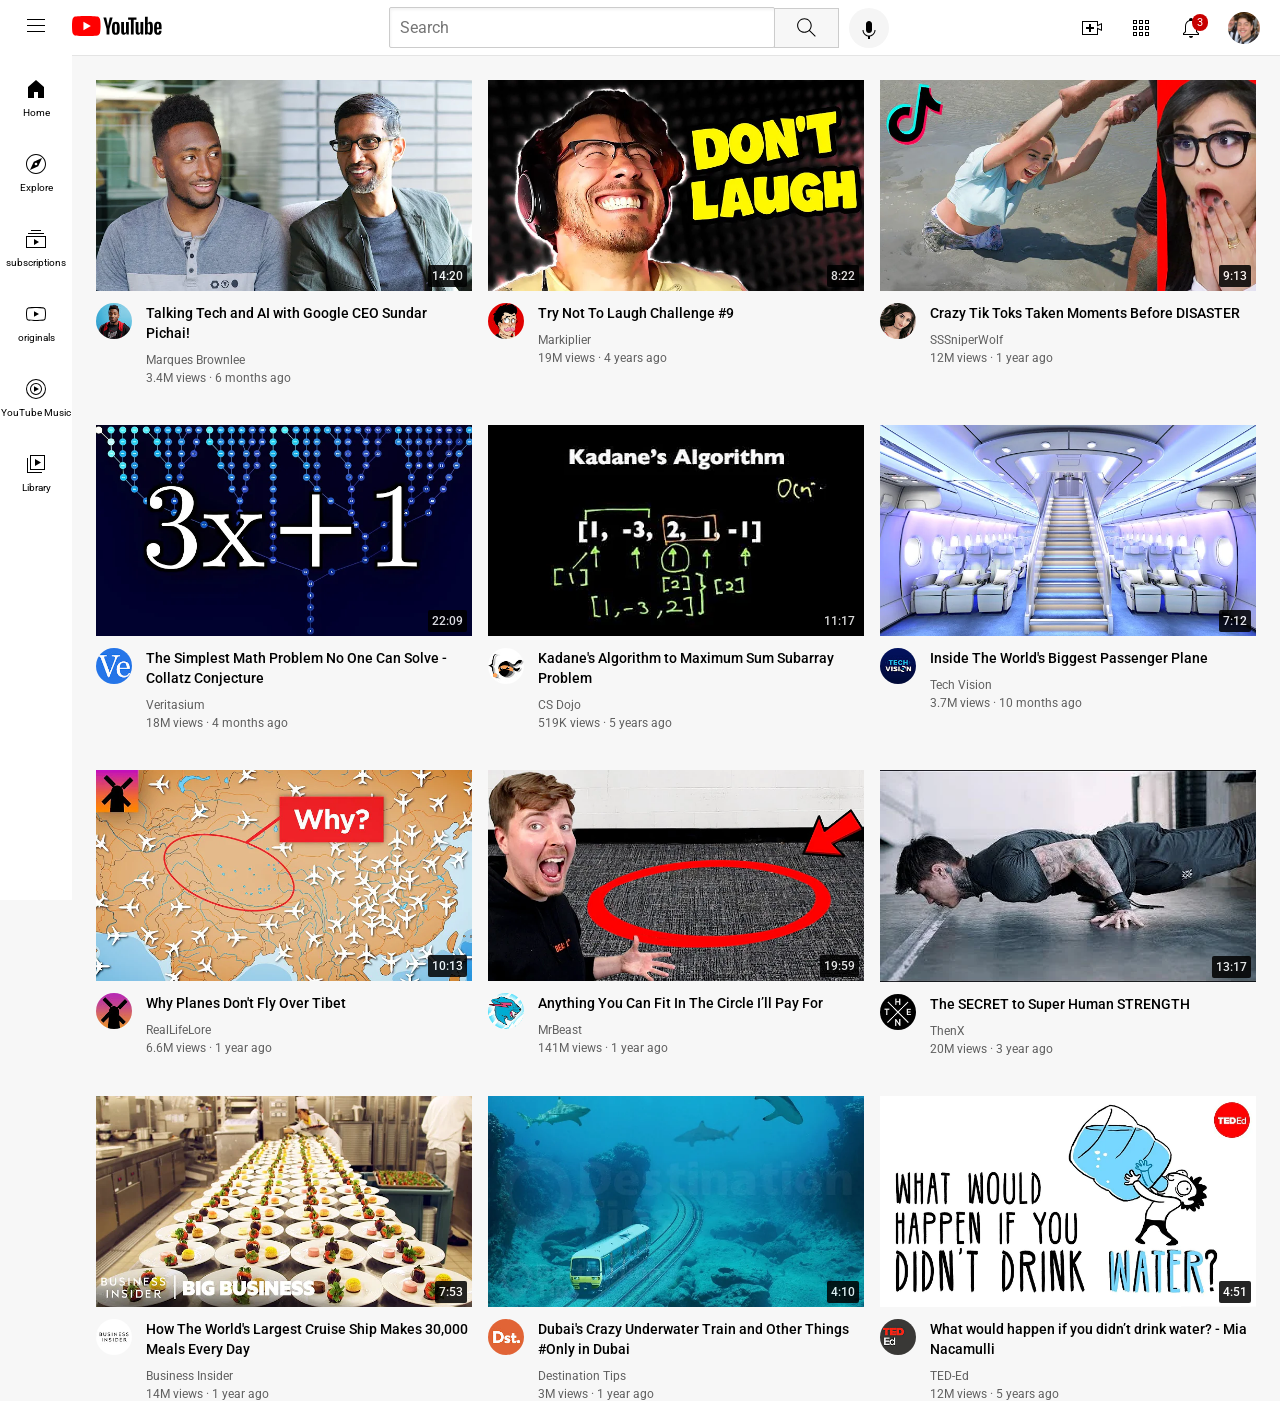
<file: index.html>
<!DOCTYPE html>

<html>

    <head>

        <title>Mateus's Youtube.com</title>

        <link rel="preconnect" href="https://fonts.googleapis.com">
        <link rel="preconnect" href="https://fonts.gstatic.com" crossorigin>
        <link href="https://fonts.googleapis.com/css2?family=Roboto:ital,wght@0,100..900;1,100..900&display=swap" rel="stylesheet">

        <link rel="stylesheet" href="styles/general.css">
        <link rel="stylesheet" href="styles/video.css">
        <link rel="stylesheet" href="styles/header.css">
        <link rel="stylesheet" href="styles/sidebar.css">

    </head>

    <body>


        <div class="header">
            <div class="left-section">
                <div class="hamburguer-menu-container">
                    <img class="hamburguer-menu" src="icons/hamburger-menu.svg">
                </div>

                <div class="youtube-logo-container">
                    <img class="youtube-logo" src="icons/youtube-logo.svg">
                </div>
                
            </div>

            <div class="middle-section">

                <input class="search-bar" type="text" placeholder="Search">

                <button class="search-button">
                    <img class="search-icon" src="icons/search.svg">
                    <div class="tooltip">Search</div>
                </button>

                <button class="voice-search-button">
                    <img class="voice-search-icon" src="icons/voice-search-icon.svg">
                    <div class="tooltip">Search with your voice</div>
                </button>

            </div>

            <div class="right-section">

                <div class="upload-icon-container">
                    <img class="upload-icon" src="icons/upload.svg">
                    <div class="tooltip">Create</div>
                </div>

                <div class="youtube-apps-container">
                    <img class="youtube-apps-icon" src="icons/youtube-apps.svg">
                    <div class="tooltip">YouTube apps</div>
                </div>

                <div class="notifications-icon-container">

                    <img class="notifications-icon" src="icons/notifications.svg">
                    <div class="notifications-count">3</div>
                    <div class="tooltip">Notifications</div>

                </div>
                <img class="current-user-picture" src="channel-pictures/channel-me.jpeg">

            </div>
            

        </div>


        <div class="sidebar">
            <div class="sidebar-link">
                <img src="icons/home.svg">
                <div>Home</div>
            </div>
            <div class="sidebar-link">
                <img src="icons/explore.svg">
                <div>Explore</div>
            </div>
            <div class="sidebar-link">
                <img src="icons/subscriptions.svg">
                <div>subscriptions</div>
            </div>
            <div class="sidebar-link">
                <img src="icons/originals.svg">
                <div>originals</div>
            </div>
            <div class="sidebar-link">
                <img src="icons/youtube-music.svg">
                <div>YouTube Music</div>
            </div>
            <div class="sidebar-link">
                <img src="icons/library.svg">
                <div>Library</div>
            </div>
        </div>


        <div class="video-grid">

            <div class="video-preview">

                <div class="thumbnail-row">

                    <img class="thumbnail" src="Thumbnails/thumbnail-1.webp">
                    <div class="video-time">14:20</div>

                </div>

                <div class="video-info-grid">

                    <div class="channel-picture">

                        <img class="profile-picture" src="channel-pictures/channel-1.jpeg">

                    </div>

                    <div class="video-info">

                        <p class="video-title">
                            Talking Tech and AI with Google CEO Sundar Pichai!
                        </p>

                        <p class="video-author">
                            Marques Brownlee
                        </p>
                
                        <p class="video-stats">
                            3.4M views &middot; 6 months ago
                        </p>

                    </div>
        
                </div>

            </div>

            <div class="video-preview">

                <div class="thumbnail-row">

                    <img class="thumbnail" src="Thumbnails/thumbnail-2.webp">
                    <div class="video-time">8:22</div>

                </div>

                <div class="video-info-grid">

                    <div class="channel-picture">

                        <img class="profile-picture" src="channel-pictures/channel-2.jpeg">

                    </div>

                    <div class="video-info">

                        <p class="video-title">
                            Try Not To Laugh Challenge #9
                        </p>

                        <p class="video-author">
                            Markiplier
                        </p>
                
                
                        <p class="video-stats">
                            19M views &middot; 4 years ago
                        </p>

                    </div>
        
                </div>

            </div>

            <div class="video-preview">

                <div class="thumbnail-row">

                    <img class="thumbnail" src="Thumbnails/thumbnail-3.webp">
                    <div class="video-time">9:13</div>

                </div>

                <div class="video-info-grid">

                    <div class="channel-picture">

                        <img class="profile-picture" src="channel-pictures/channel-3.jpeg">

                    </div>

                    <div class="video-info">

                        <p class="video-title">
                            Crazy Tik Toks Taken Moments Before DISASTER
                        </p>

                        <p class="video-author">
                            SSSniperWolf
                        </p>
                
                        <p class="video-stats">
                            12M views &middot; 1 year ago
                        </p>

                    </div>
        
                </div>

            </div>

            <div class="video-preview">

                <div class="thumbnail-row">

                    <img class="thumbnail" src="Thumbnails/thumbnail-4.webp">
                    <div class="video-time">22:09</div>

                </div>

                <div class="video-info-grid">

                    <div class="channel-picture">

                        <img class="profile-picture" src="channel-pictures/channel-4.jpeg">

                    </div>

                    <div class="video-info">

                        <p class="video-title">
                            The Simplest Math Problem No One Can Solve - Collatz Conjecture
                        </p>

                        <p class="video-author">
                            Veritasium
                        </p>
                
                        <p class="video-stats">
                            18M views &middot; 4 months ago
                        </p>

                    </div>
        
                </div>
                
            </div>

            <div class="video-preview">

                <div class="thumbnail-row">

                    <img class="thumbnail" src="Thumbnails/thumbnail-5.webp">
                    <div class="video-time">11:17</div>

                </div>

                <div class="video-info-grid">

                    <div class="channel-picture">

                        <img class="profile-picture" src="channel-pictures/channel-5.jpeg">

                    </div>

                    <div class="video-info">

                        <p class="video-title">
                            Kadane's Algorithm to Maximum Sum Subarray Problem
                        </p>

                        <p class="video-author">
                            CS Dojo
                        </p>
                
                
                        <p class="video-stats">
                            519K views &middot; 5 years ago
                        </p>

                    </div>
        
                </div>

            </div>

            <div class="video-preview">

                <div class="thumbnail-row">

                    <img class="thumbnail" src="Thumbnails/thumbnail-8.webp">
                    <div class="video-time">7:12</div>

                </div>

                <div class="video-info-grid">

                    <div class="channel-picture">

                        <img class="profile-picture" src="channel-pictures/channel-8.jpeg">

                    </div>

                    <div class="video-info">

                        <p class="video-title">
                            Inside The World's Biggest Passenger Plane
                        </p>

                        <p class="video-author">
                            Tech Vision
                        </p>
                
                
                        <p class="video-stats">
                            3.7M views &middot; 10 months ago
                        </p>

                    </div>
        
                </div>
                
            </div>

            <div class="video-preview">

                <div class="thumbnail-row">

                    <img class="thumbnail" src="Thumbnails/thumbnail-7.webp">
                    <div class="video-time">10:13</div>

                </div>

                <div class="video-info-grid">

                    <div class="channel-picture">

                        <img class="profile-picture" src="channel-pictures/channel-7.jpeg">

                    </div>

                    <div class="video-info">

                        <p class="video-title">
                            Why Planes Don't Fly Over Tibet
                        </p>

                        <p class="video-author">
                            RealLifeLore
                        </p>
                
                
                        <p class="video-stats">
                            6.6M views &middot; 1 year ago
                        </p>

                    </div>
        
                </div>

            </div>

            <div class="video-preview">

                <div class="thumbnail-row">

                    <img class="thumbnail" src="Thumbnails/thumbnail-6.webp">
                    <div class="video-time">19:59</div>

                </div>

                <div class="video-info-grid">

                    <div class="channel-picture">

                        <img class="profile-picture" src="channel-pictures/channel-6.jpeg">

                    </div>

                    <div class="video-info">

                        <p class="video-title">
                            Anything You Can Fit In The Circle I’ll Pay For
                        </p>

                        <p class="video-author">
                            MrBeast
                        </p>
                
                
                        <p class="video-stats">
                            141M views &middot; 1 year ago
                        </p>

                    </div>
        
                </div>
                
            </div>

            <div class="video-preview">

                <div class="thumbnail-row">

                    <img class="thumbnail" src="Thumbnails/thumbnail-9.webp">
                    <div class="video-time">13:17</div>

                </div>

                <div class="video-info-grid">

                    <div class="channel-picture">

                        <img class="profile-picture" src="channel-pictures/channel-9.jpeg">

                    </div>

                    <div class="video-info">

                        <p class="video-title">
                            The SECRET to Super Human STRENGTH
                        </p>

                        <p class="video-author">
                            ThenX
                        </p>
                
                
                        <p class="video-stats">
                            20M views &middot; 3 year ago
                        </p>

                    </div>
        
                </div>

            </div>

            <div class="video-preview">

                <div class="thumbnail-row">

                    <img class="thumbnail" src="Thumbnails/thumbnail-10.webp">
                    <div class="video-time">7:53</div>

                </div>

                <div class="video-info-grid">

                    <div class="channel-picture">

                        <img class="profile-picture" src="channel-pictures/channel-10.jpeg">

                    </div>

                    <div class="video-info">

                        <p class="video-title">
                            How The World's Largest Cruise Ship Makes 30,000 Meals Every Day
                        </p>

                        <p class="video-author">
                            Business Insider
                        </p>
                
                        <p class="video-stats">
                            14M views &middot; 1 year ago
                        </p>

                    </div>
        
                </div>
                
            </div>

            <div class="video-preview">

                <div class="thumbnail-row">

                    <img class="thumbnail" src="Thumbnails/thumbnail-11.webp">
                    <div class="video-time">4:10</div>

                </div>

                <div class="video-info-grid">

                    <div class="channel-picture">

                        <img class="profile-picture" src="channel-pictures/channel-11.jpeg">

                    </div>

                    <div class="video-info">

                        <p class="video-title">
                            Dubai's Crazy Underwater Train and Other Things #Only in Dubai
                        </p>

                        <p class="video-author">
                            Destination Tips
                        </p>
                
                
                        <p class="video-stats">
                            3M views &middot; 1 year ago
                        </p>

                    </div>
        
                </div>

            </div>

            <div class="video-preview">

                <div class="thumbnail-row">

                    <img class="thumbnail" src="Thumbnails/thumbnail-12.webp">
                    <div class="video-time">4:51</div>

                </div>

                <div class="video-info-grid">

                    <div class="channel-picture">

                        <img class="profile-picture" src="channel-pictures/channel-12.jpeg">

                    </div>

                    <div class="video-info">

                        <p class="video-title">
                            What would happen if you didn’t drink water? - Mia Nacamulli
                        </p>

                        <p class="video-author">
                            TED-Ed
                        </p>
                
                
                        <p class="video-stats">
                            12M views &middot; 5 years ago
                        </p>

                    </div>
        
                </div>
                
            </div>

        </div>

    </body>

</html>
</file>
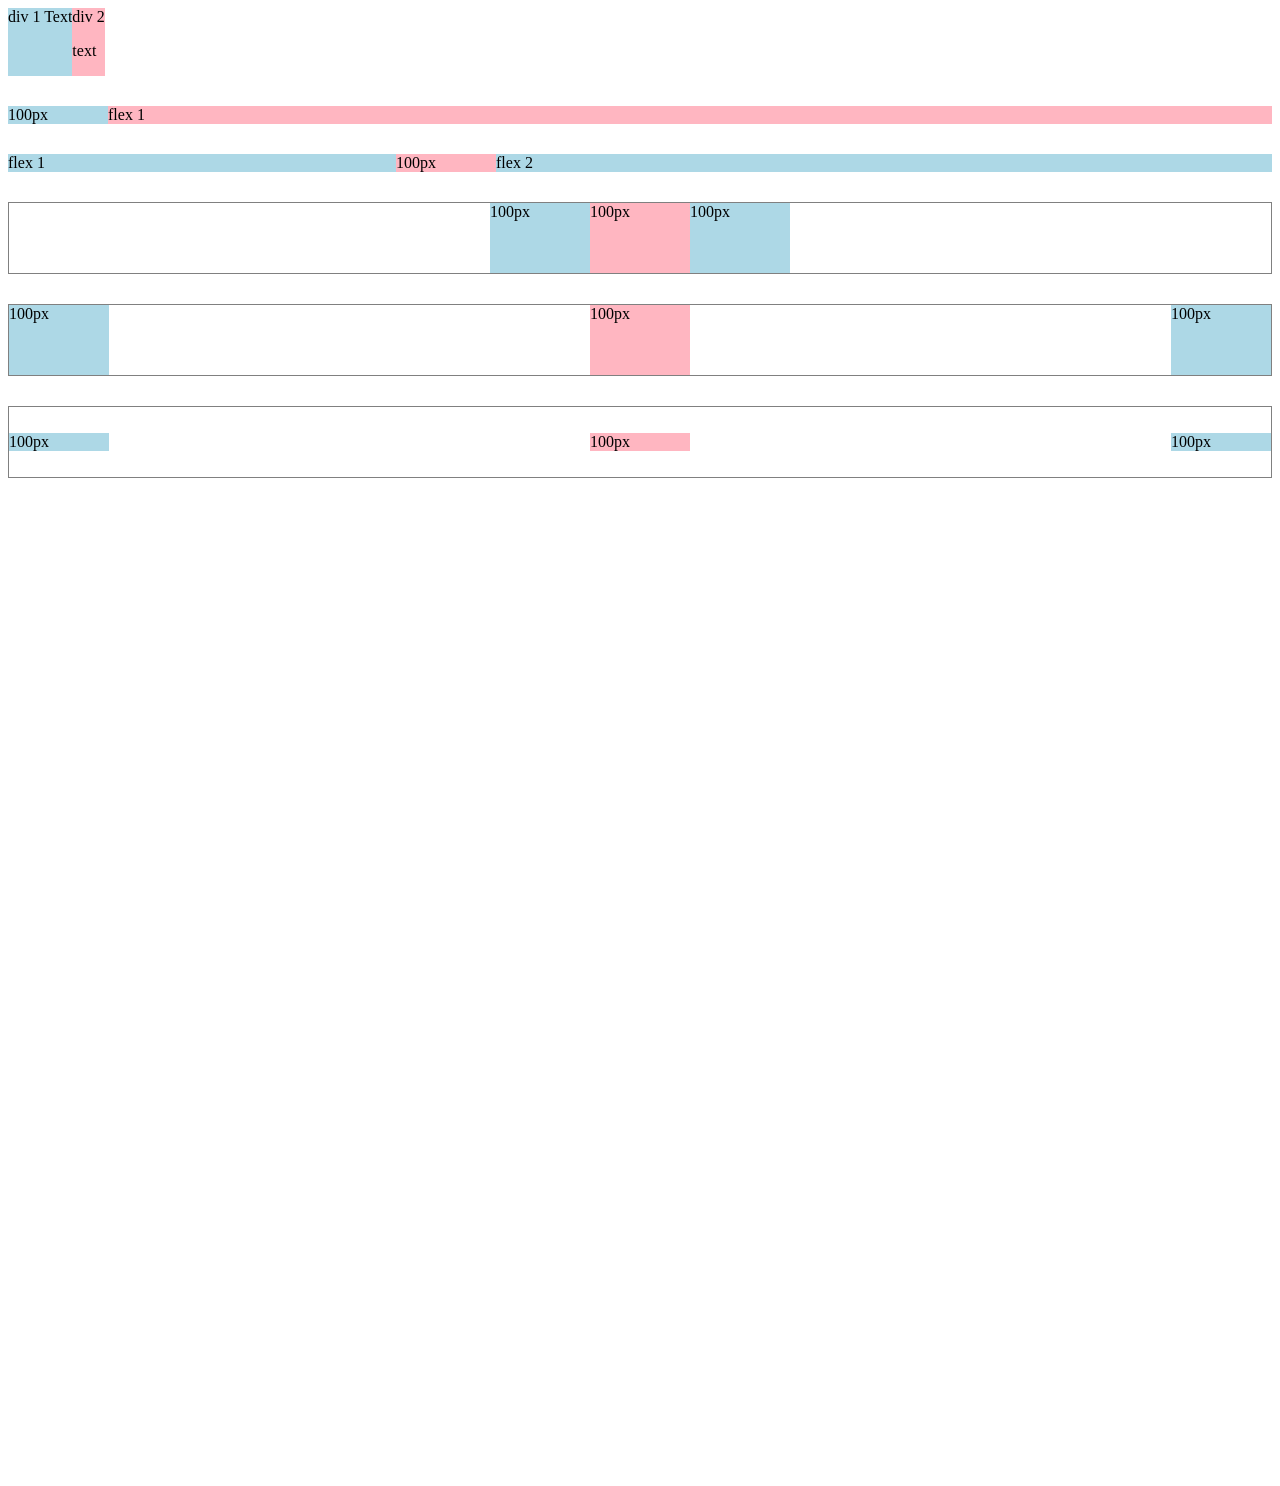
<file: flexbox.html>
<!DOCTYPE html>

<html>

    <head>
        <title>Flexbox Practice</title>
    </head>

    <body style="padding-bottom: 1000px">

        <div style="
            display: flex;
            flex-direction: row;
        ">

                <div style="
                background-color: lightblue
                ">div 1 Text</div>
                <div style="
                background-color: lightpink
                ">
                div 2<p>text</p>
                </div>

        </div>



        <div style="
            margin-top: 30px;
            display: flex;
            flex-direction: row;
        ">

                <div style="
                background-color: lightblue;
                width: 100px;
                ">100px</div>


                <div style="
                background-color: lightpink;
                flex: 1;
                ">flex 1</div>

        </div>



        <div style="
            margin-top: 30px;
            display: flex;
            flex-direction: row;
        ">

                <div style="
                background-color: lightblue;
                flex: 1;
                ">flex 1</div>

                <div style="
                background-color: lightpink;
                width: 100px;
                ">100px</div>

                <div style="
                background-color: lightblue;
                flex: 2;
                ">flex 2</div>

        </div>



        <div style="
            margin-top: 30px;
            height: 70px;
            border-width: 1px;
            border-style: solid;
            border-color: gray;
            justify-content: center;

            display: flex;
            flex-direction: row;
        ">

                <div style="
                background-color: lightblue;
                width: 100px;
                ">100px</div>

                <div style="
                background-color: lightpink;
                width: 100px;
                ">100px</div>

                <div style="
                background-color: lightblue;
                width: 100px;
                ">100px</div>

        </div>


        <div style="
            margin-top: 30px;
            height: 70px;
            border-width: 1px;
            border-style: solid;
            border-color: gray;
            
            display: flex;
            flex-direction: row;
            justify-content: space-between;
        ">

                <div style="
                background-color: lightblue;
                width: 100px;
                ">100px</div>

                <div style="
                background-color: lightpink;
                width: 100px;
                ">100px</div>

                <div style="
                background-color: lightblue;
                width: 100px;
                ">100px</div>

        </div>




        <div style="
            margin-top: 30px;
            height: 70px;
            border-width: 1px;
            border-style: solid;
            border-color: gray;
            align-items: center;
            
            display: flex;
            flex-direction: row;
            justify-content: space-between;
        ">

                <div style="
                background-color: lightblue;
                width: 100px;
                ">100px</div>

                <div style="
                background-color: lightpink;
                width: 100px;
                ">100px</div>

                <div style="
                background-color: lightblue;
                width: 100px;
                ">100px</div>

        </div>

    </body>

</html>
</file>
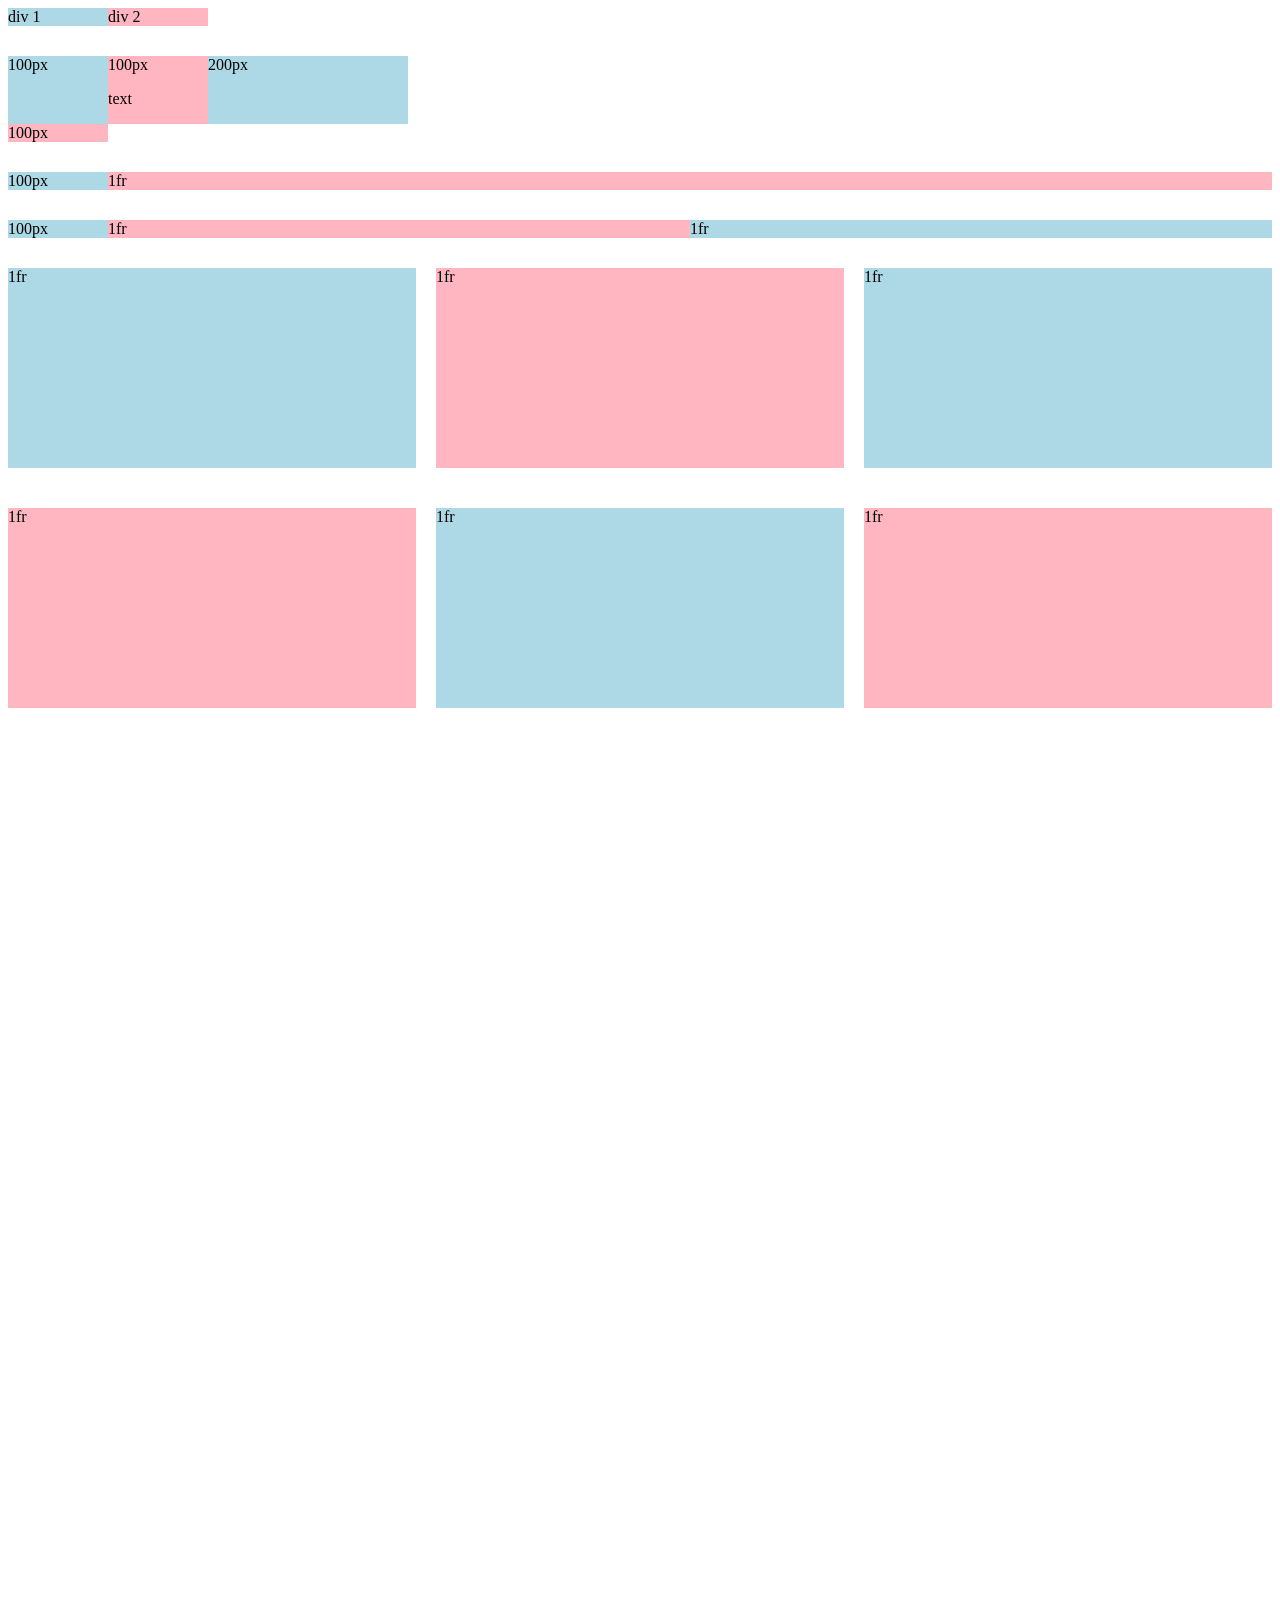
<file: grid.html>
<!DOCTYPE html>

<html>
    <head>

        <title>Grid Practice</title>

    </head>
    <body style="padding-bottom: 1000px">

        <div style="
            display: grid;
            grid-template-columns: 100px 100px;
        ">
            <div style="background-color: lightblue;">div 1</div>
            <div style="background-color: lightpink;">div 2</div>
        </div>


        <div style="
            margin-top: 30px;
            display: grid;
            grid-template-columns: 100px 100px 200px;
        ">
            <div style="background-color: lightblue;">100px</div>
            <div style="background-color: lightpink;">100px<p>text</p></div>
            <div style="background-color: lightblue;">200px</div>
            <div style="background-color: lightpink;">100px</div>
        </div>


        <div style="
            margin-top: 30px;
            display: grid;
            grid-template-columns: 100px 1fr;
        ">
            <div style="background-color: lightblue;">100px</div>
            <div style="background-color: lightpink;">1fr</div>
        </div>


        <div style="
            margin-top: 30px;
            display: grid;
            grid-template-columns: 100px 1fr 1fr;;
        ">
            <div style="background-color: lightblue;">100px</div>
            <div style="background-color: lightpink;">1fr</div>
            <div style="background-color: lightblue;">1fr</div>
        </div>


        <div style="
            margin-top: 30px;
            display: grid;
            grid-template-columns: 1fr 1fr 1fr;
            column-gap: 20px;
            row-gap: 40px;
        ">
            <div style="background-color: lightblue; height: 200px">1fr</div>
            <div style="background-color: lightpink; height: 200px">1fr</div>
            <div style="background-color: lightblue; height: 200px">1fr</div>
            <div style="background-color: lightpink; height: 200px">1fr</div>
            <div style="background-color: lightblue; height: 200px">1fr</div>
            <div style="background-color: lightpink; height: 200px">1fr</div>
        </div>

    </body>
</html>
</file>
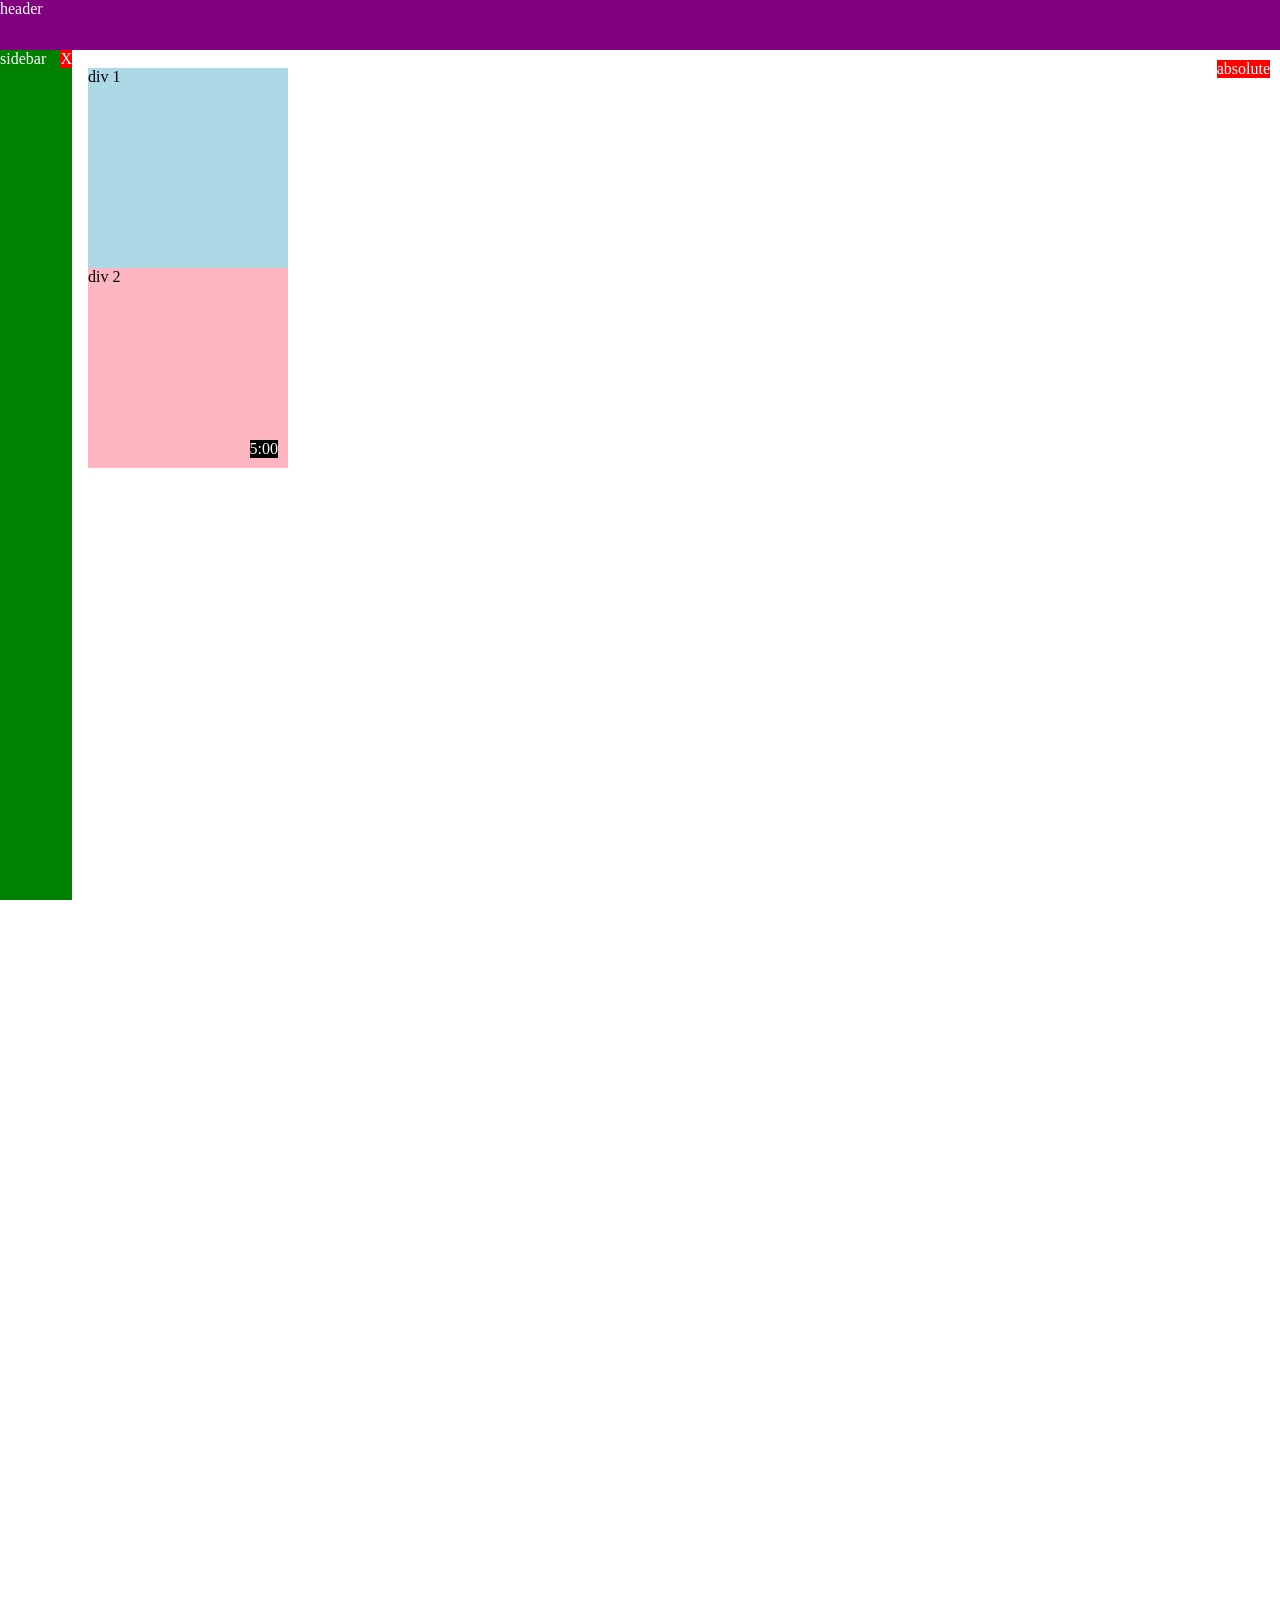
<file: Practice/positions.html>
<!DOCTYPE html>

<html>

    <head>
        <title>Position Practice</title>
    </head>

    <body style="
    height: 3000px;
    padding-top: 60px;
    padding-left: 80px;
    ">

        <div style="
            background-color: purple;
            color: white;
            position: fixed;
            top: 0px;
            left: 0px;
            right: 0px;
            height: 50px;
            z-index: 1;
        ">header</div>


        <div style="
            background-color: green;
            color: white;
            position: fixed;
            left: 0;
            bottom: 0;
            top: 50px;
            width: 72px;
        ">
            sidebar
            <div style="
                position: absolute;
                background-color: red;
                color: white;
                right: 0px;
                top: 0px;
            ">X</div>
        </div>


        <div style="
        position: absolute;
        background-color: red;
        color: white;
        right: 10px;
        top: 60px;
        ">absolute</div>


        <div style="
            background-color:lightblue;
            height: 200px;
            width: 200px;
            position: static;
        ">div 1</div>


        <div style="
            background-color: lightpink;
            height: 200px;
            width: 200px;
            position: relative;
        ">
            div 2
            <div style="
                position: absolute;
                background-color: black;
                color: white;
                right: 10px;
                bottom: 10px;
            ">5:00</div>
        </div>

    </body>

</html>
</file>
<file: styles/general.css>
P{
    font-family: Roboto, Arial;
    margin-top: 0;
    margin-bottom: 0;
}

body {
    background-color: rgb(247, 247, 247);
    margin: 0;
    padding-top: 80px;
    padding-left: 96px;
    padding-right: 24px;
    display: flex;
}
</file>
<file: styles/video.css>
.thumbnail {
    width: 100%;
    cursor: pointer;
}

.video-title {
    margin-top: 0;
    margin-bottom: 10px;
    font-size: 14px;
    font-weight: 500;
    line-height: 20px;
    cursor: pointer;
}

.video-info-grid {
    display: grid;
    grid-template-columns: 50px 1fr;
}

.profile-picture {
    width: 36px;
    border-radius: 50px;
}

.thumbnail-row {
    margin-bottom: 8px;
    position: relative;
}

.video-author,
.video-stats {
    font-size: 12px; 
    color: rgb(96, 96, 96);
} 

.video-author {
    cursor: pointer;
}

.video-author {
    margin-bottom: 4px;
}

.video-grid {
    display: grid;
    grid-template-columns: 1fr 1fr 1fr;
    column-gap: 16px;
    row-gap: 40px;
}

.video-time {
    font-family: Roboto, Arial;
    font-size: 12px;
    font-weight: 500;
    padding: 4px;
    border-radius: 2px;
    background-color: black;
    color: white;
    position: absolute;
    bottom: 8px;
    right: 5px;
    opacity: 0.85;
}


@media (max-width: 1000px) {
    .video-grid {
        grid-template-columns: 1fr 1fr 1fr 1fr;
    }
}

@media (min-width: 751px) and (max-width: 999px) {
    .video-grid {
        grid-template-columns: 1fr 1fr 1fr;
    }
}

@media (max-width: 750px) {
    .video-grid {
        grid-template-columns: 1fr 1fr;
    }
}
</file>
<file: styles/header.css>
.header {
    height: 55px;
    display: flex;
    flex-direction: row;
    justify-content: space-between;

    position: fixed;
    top: 0;
    left: 0;
    right: 0;

    background-color: white;
    z-index: 100;
    border-bottom-width: 1px;
    border-bottom-style: solid;
    border-bottom-color: rgb(228, 228, 228)
}

.left-section {
    display: flex;
    align-items: center;
}

.hamburguer-menu {
    height: 24px;
    margin-left: 24px;
    margin-right: 24px;
}

.hamburguer-menu-container,
.youtube-logo-container {
    cursor: pointer;
}

.youtube-logo {
    height: 20px;
}


.middle-section {
    flex: 1;
    margin-left: 70px;
    margin-right: 35px;
    max-width: 500px;
    display: flex;
    align-items: center;
}

.search-bar {
    flex: 1;
    height: 36.5px;
    padding-left: 10px;
    font-size: 16px;
    border-width: 1px;
    border-style: solid;
    border-color: rgb(204, 204, 204);
    border-radius: 2px;
    box-shadow: inset 1px 2px 3px rgba(0, 0, 0, 0.05);
    width: 0;
}

.search-bar::placeholder {
    font-family: Roboto, Arial;
    font-size: 16px;
}

.search-button {
    height: 40px;
    width: 65px;
    background-color: rgb(247, 247, 247);
    border-width: 1px;
    border-style: solid;
    border-color: rgb(204, 204, 204);
    margin-left: -1px;
    margin-right: 10px;
    cursor: pointer;
    position: relative;
}

.search-button:hover{
    background-color: rgb(228, 228, 228); 
}

.search-button,
.voice-search-button,
.upload-icon-container,
.youtube-apps-container,
.notifications-icon-container {
    display: flex;
    justify-content: center;
    align-items: center;
    position: relative;
    cursor: pointer;
}

.search-button .tooltip,
.voice-search-button .tooltip,
.upload-icon-container .tooltip,
.youtube-apps-container .tooltip,
.notifications-icon-container .tooltip {
    font-family: Roboto, Arial;
    position: absolute;
    background-color: gray;
    color: white;
    padding-top: 4px;
    padding-bottom: 4px;
    padding-left: 8px;
    padding-right: 8px;
    border-radius: 2px;
    font-size: 12px;
    bottom: -30px;
    opacity: 0;
    transition: opacity 0.15s;
}

.search-button:hover .tooltip,
.voice-search-button:hover .tooltip,
.upload-icon-container:hover .tooltip,
.youtube-apps-container:hover .tooltip,
.notifications-icon-container:hover .tooltip {
    opacity: 1;
    pointer-events: none;
    white-space: nowrap;
}


.search-icon {
    height: 25px;
}

.voice-search-button {
    height: 40px;
    width: 40px;
    border-radius: 20px;
    border: none;
    background-color: rgb(245, 245, 245);
}

.voice-search-icon {
    height: 24px;
    margin-top: 4px;
}


.right-section {
    width: 180px;
    margin-right: 20px;
    display: flex;
    align-items: center;
    justify-content: space-between;
    flex-shrink: 0;
}


.upload-icon {
    height: 24px;
}

.youtube-apps-icon {
    height: 24px;
}

.notifications-icon {
    height: 24px;
}

.notifications-icon-container {
    position: relative;
}

.notifications-count {
    font-family: Roboto, Arial;
    font-size: 11px;
    padding-left: 5px;
    padding-right: 5px;
    padding-top: 2px;
    padding-bottom: 2px;
    border-radius: 10px;
    position: absolute;
    background-color: rgb(200, 0, 0);
    color: white;
    top: -2px;
    right: -5px;
}

.current-user-picture {
    height: 32px;
    border-radius: 16px;
}
</file>
<file: styles/sidebar.css>
.sidebar {
    position: fixed;
    left: 0;
    bottom: 0;
    top: 55px;

    background-color: white;
    z-index: 200;
    width: 72px;
    padding-top: 5px;
}

.sidebar-link {
    height: 75px;
    display: flex;
    justify-content: center;
    align-items: center;
    flex-direction: column;
    cursor: pointer;
}

.sidebar-link:hover {
    background-color: rgb(235, 235, 235);
}

.sidebar-link img {
    height: 24px;
    margin-bottom: 6px;
} 

.sidebar-link div {
    font-family: Roboto, Arial;
    font-size: 10px;
}
</file>
